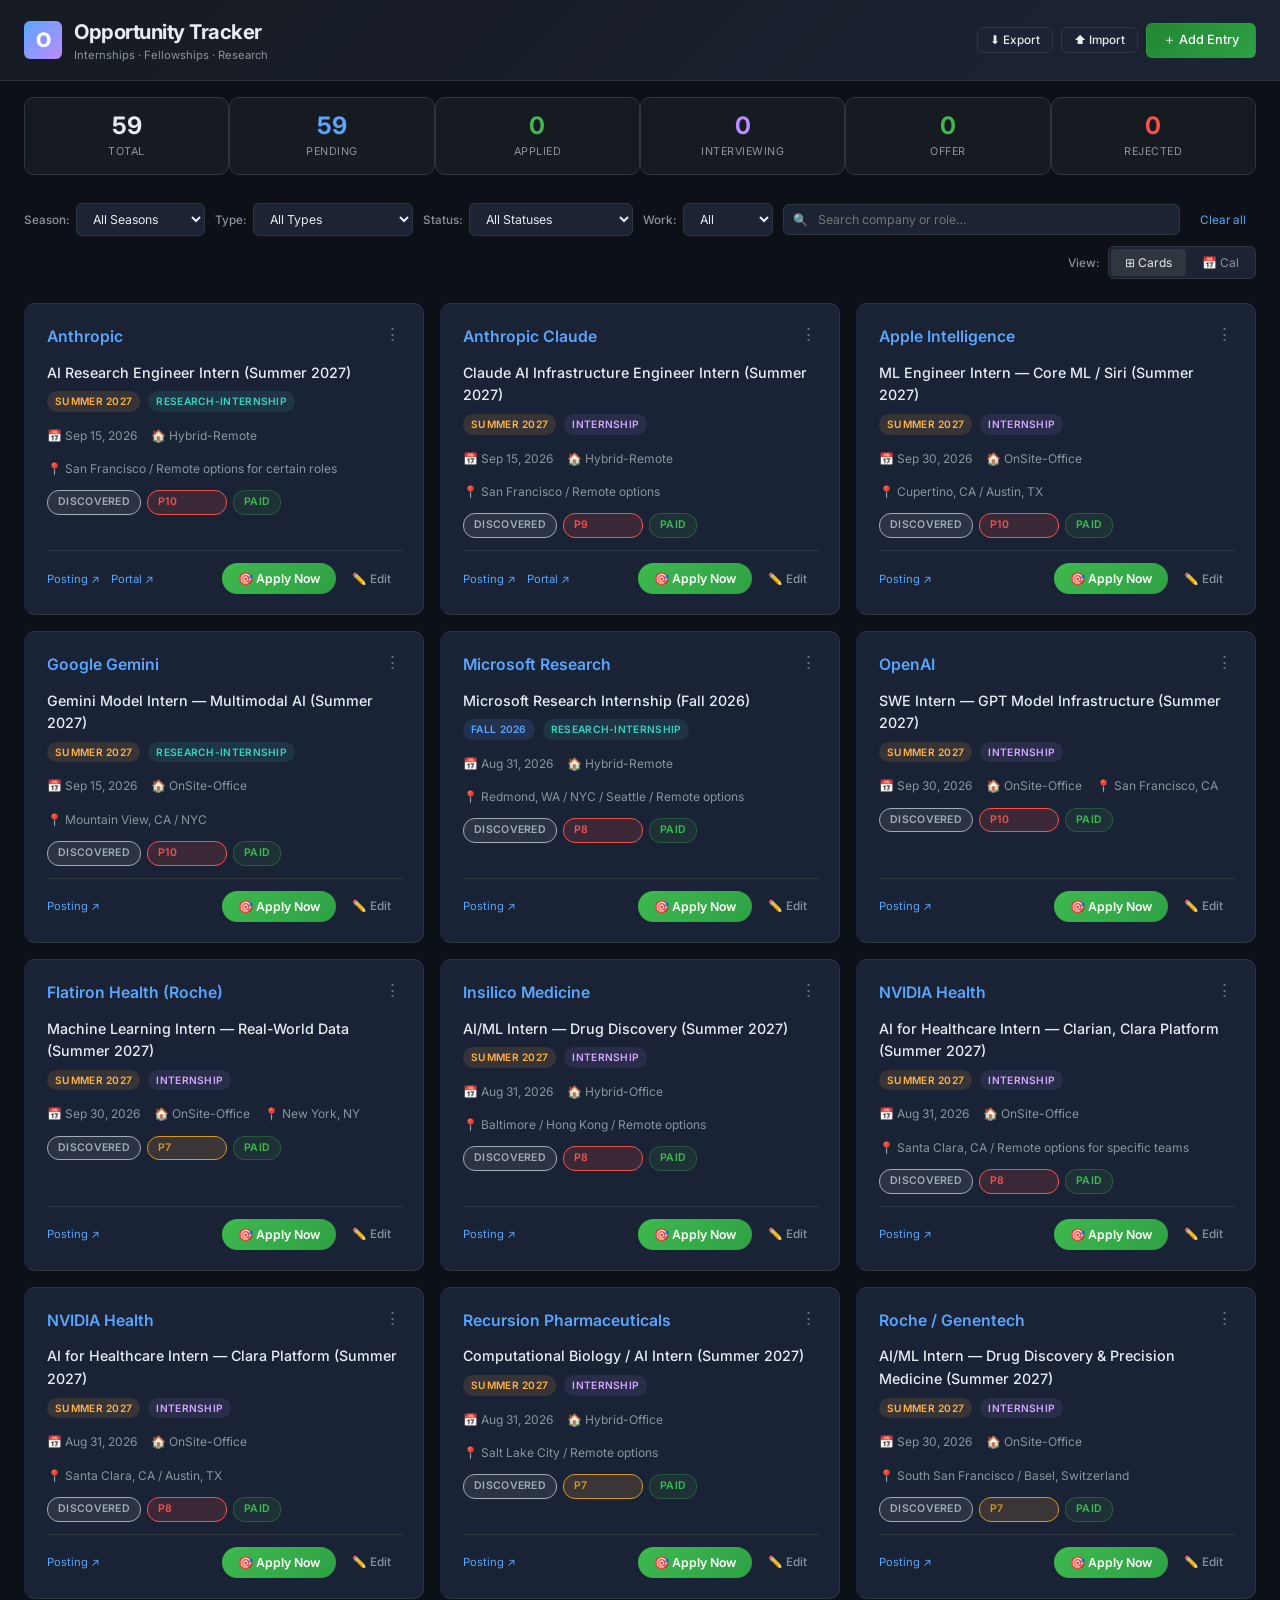
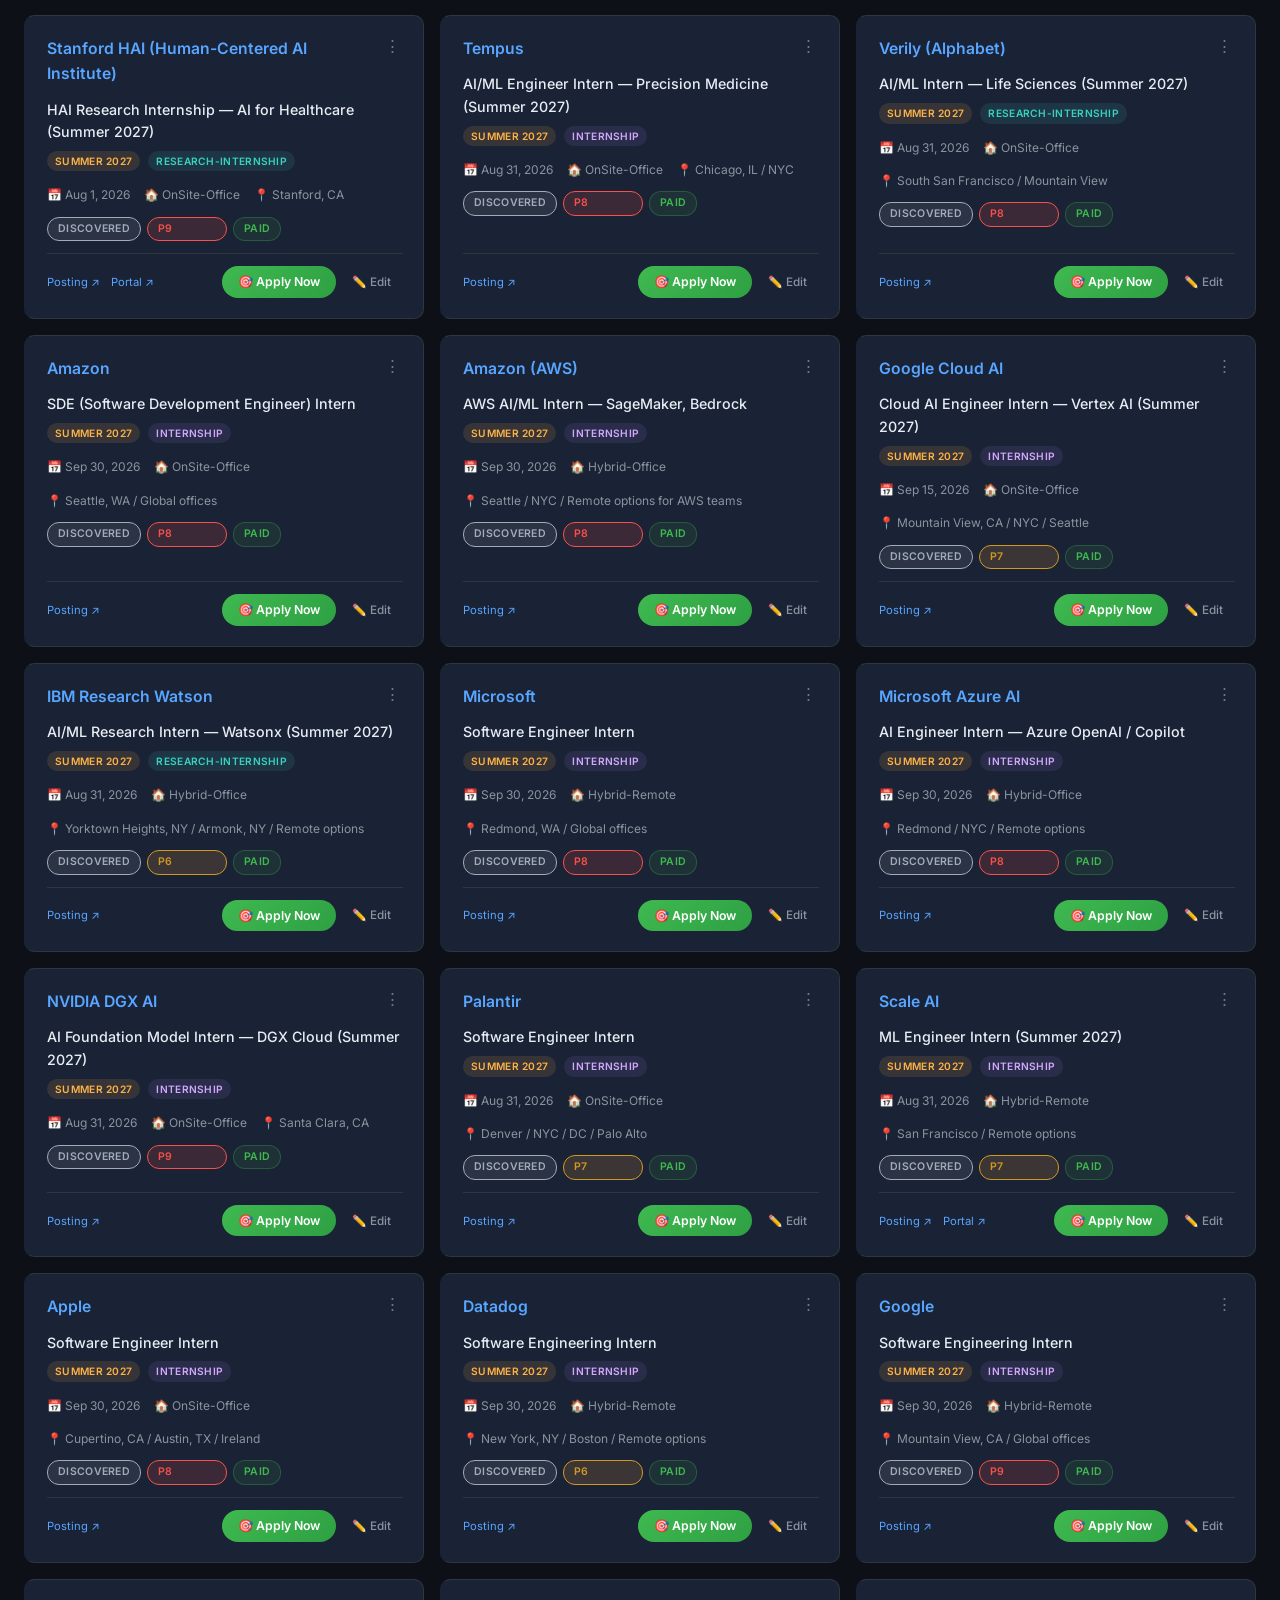
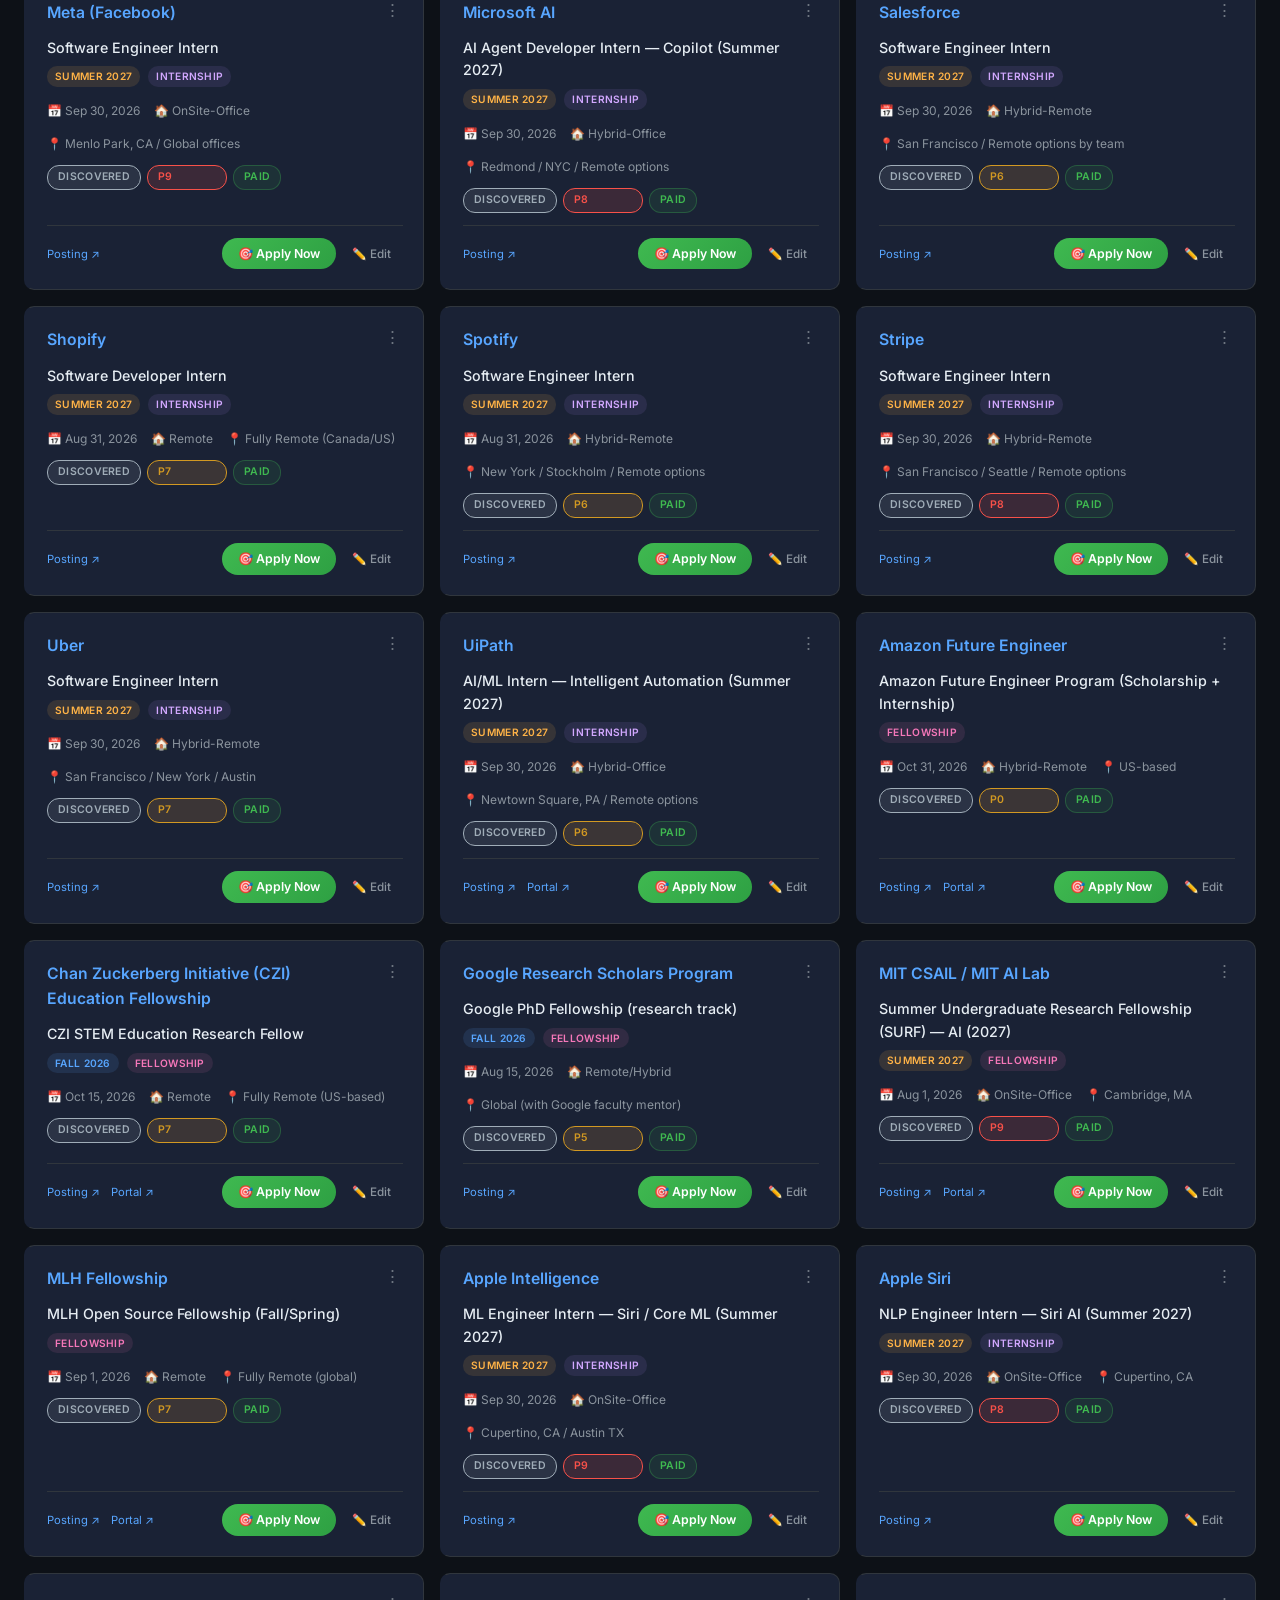
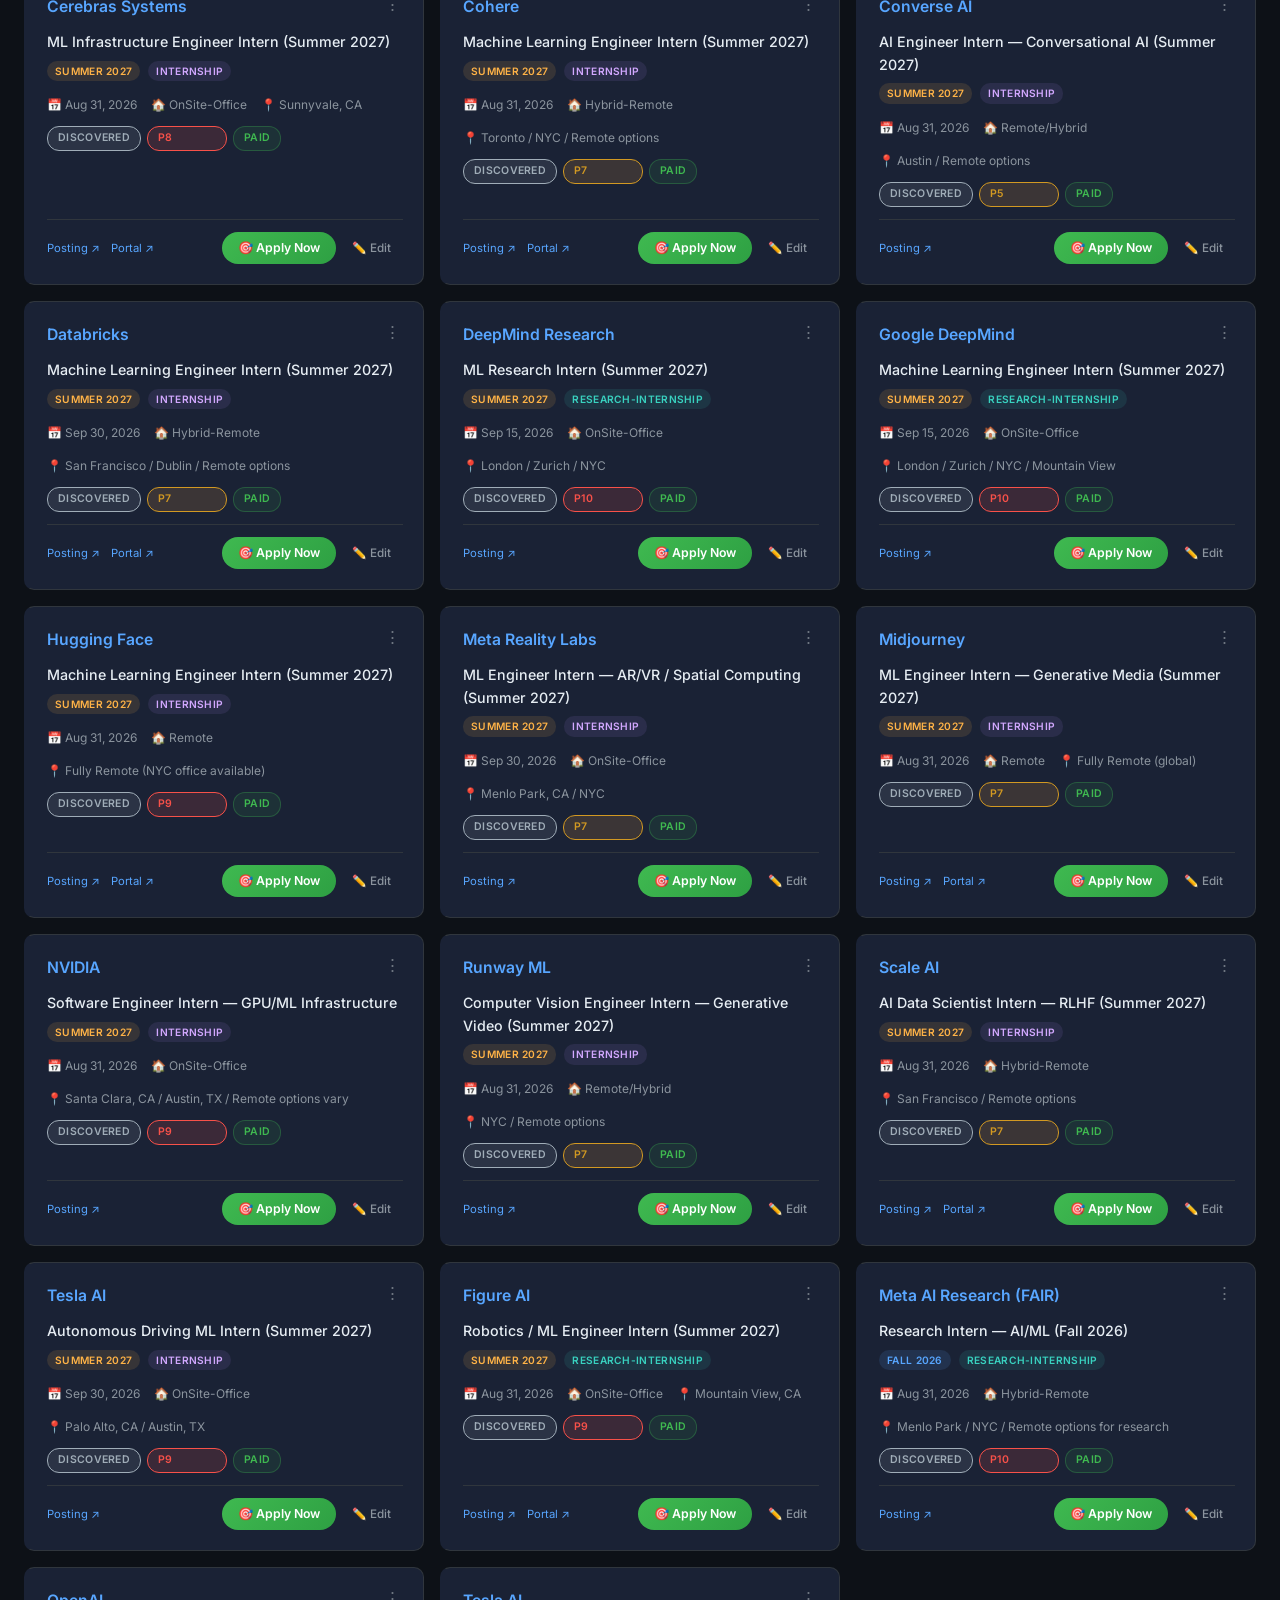
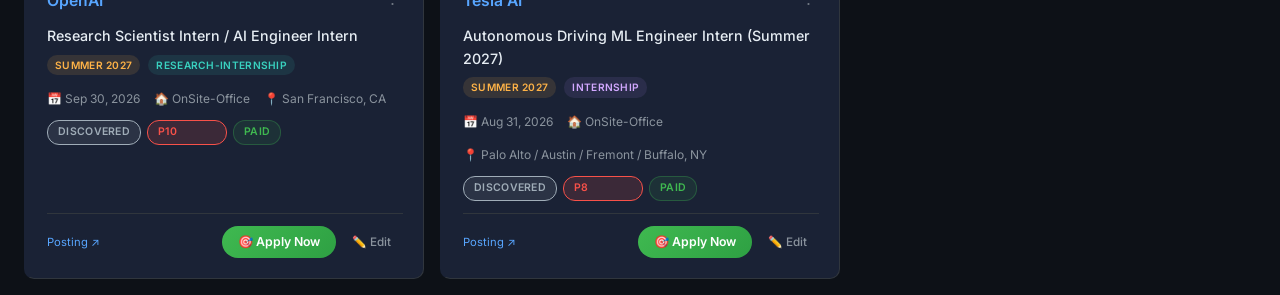
<file: internship-tracker/index.html>
<!DOCTYPE html>
<html lang="en">
<head>
<meta charset="UTF-8">
<meta name="viewport" content="width=device-width, initial-scale=1.0">
<title>Opportunity Tracker — Fellowship & Internship Dashboard</title>
<link rel="preconnect" href="https://fonts.googleapis.com">
<link rel="preconnect" href="https://fonts.gstatic.com" crossorigin>
<link href="https://fonts.googleapis.com/css2?family=Inter:wght@300;400;500;600;700;800&display=swap" rel="stylesheet">
<style>
/* ========== CSS RESET & VARIABLES ========== */
*, *::before, *::after { box-sizing: border-box; margin: 0; padding: 0; }
:root {
  --bg-primary: #0d1117;
  --bg-secondary: #161b22;
  --bg-tertiary: #1c2333;
  --bg-card: #1a2235;
  --bg-card-hover: #1e2a42;
  --bg-input: #0d1117;
  --border-color: #30363d;
  --border-focus: #58a6ff;
  --text-primary: #e6edf3;
  --text-secondary: #8b949e;
  --text-muted: #6e7681;
  --accent-blue: #58a6ff;
  --accent-purple: #bc8cff;
  --accent-green: #3fb950;
  --accent-orange: #d29922;
  --accent-red: #f85149;
  --accent-cyan: #39d2c0;
  --accent-pink: #f778ba;
  --accent-yellow: #e3b341;
  --accent-gray: #8b949e;
  --shadow-sm: 0 1px 3px rgba(0,0,0,0.3);
  --shadow-md: 0 4px 12px rgba(0,0,0,0.4);
  --shadow-lg: 0 8px 30px rgba(0,0,0,0.5);
  --radius-sm: 6px;
  --radius-md: 10px;
  --radius-lg: 16px;
  --transition: 0.2s ease;
}
html { font-size: 15px; scroll-behavior: smooth; }
body {
  font-family: 'Inter', -apple-system, BlinkMacSystemFont, sans-serif;
  background: var(--bg-primary);
  color: var(--text-primary);
  line-height: 1.6;
  min-height: 100vh;
}
a { color: var(--accent-blue); text-decoration: none; }
a:hover { text-decoration: underline; }
button, select, input, textarea {
  font-family: inherit; font-size: inherit;
}

/* ========== SCROLLBAR ========== */
::-webkit-scrollbar { width: 8px; height: 8px; }
::-webkit-scrollbar-track { background: var(--bg-primary); }
::-webkit-scrollbar-thumb { background: var(--border-color); border-radius: 4px; }
::-webkit-scrollbar-thumb:hover { background: var(--text-muted); }

/* ========== HEADER ========== */
.app-header {
  background: linear-gradient(135deg, var(--bg-secondary) 0%, var(--bg-tertiary) 100%);
  border-bottom: 1px solid var(--border-color);
  padding: 16px 24px;
  position: sticky; top: 0; z-index: 100;
  backdrop-filter: blur(12px);
}
.header-inner {
  max-width: 1440px; margin: 0 auto;
  display: flex; align-items: center; justify-content: space-between; gap: 16px; flex-wrap: wrap;
}
.logo-area { display: flex; align-items: center; gap: 12px; }
.logo-icon {
  width: 38px; height: 38px; border-radius: var(--radius-sm);
  background: linear-gradient(135deg, var(--accent-blue), var(--accent-purple));
  display: flex; align-items: center; justify-content: center;
  font-size: 20px; font-weight: 800; color: #fff;
}
.logo-text { font-size: 1.35rem; font-weight: 700; letter-spacing: -0.5px; }
.logo-sub { font-size: 0.75rem; color: var(--text-secondary); font-weight: 400; margin-top: -2px; }
.header-actions { display: flex; align-items: center; gap: 8px; flex-wrap: wrap; }

/* ========== BUTTONS ========== */
.btn {
  display: inline-flex; align-items: center; gap: 6px;
  padding: 8px 16px; border-radius: var(--radius-sm);
  font-weight: 500; font-size: 0.85rem;
  border: 1px solid transparent; cursor: pointer;
  transition: all var(--transition); white-space: nowrap;
}
.btn-primary {
  background: linear-gradient(135deg, #238636, #2ea043);
  color: #fff; border-color: rgba(46,160,67,0.4);
}
.btn-primary:hover { background: linear-gradient(135deg, #2ea043, #3fb950); }
.btn-secondary {
  background: var(--bg-tertiary); color: var(--text-primary); border-color: var(--border-color);
}
.btn-secondary:hover { background: var(--border-color); }
.btn-danger { background: rgba(248,81,73,0.12); color: var(--accent-red); border-color: rgba(248,81,73,0.3); }
.btn-danger:hover { background: rgba(248,81,73,0.22); }
.btn-ghost {
  background: transparent; color: var(--text-secondary); border: none; padding: 8px 10px;
}
.btn-ghost:hover { color: var(--text-primary); background: rgba(255,255,255,0.06); }
.btn-sm { padding: 5px 12px; font-size: 0.78rem; }
.btn-icon {
  width: 34px; height: 34px; padding: 0; display: inline-flex;
  align-items: center; justify-content: center; border-radius: var(--radius-sm);
  background: var(--bg-tertiary); color: var(--text-secondary); border: 1px solid var(--border-color);
  cursor: pointer; transition: all var(--transition); font-size: 1rem;
}
.btn-icon:hover { color: var(--text-primary); background: var(--border-color); }

/* ========== STATS BAR ========== */
.stats-bar {
  display: flex; gap: 0; overflow-x: auto; padding: 16px 24px;
  max-width: 1440px; margin: 0 auto;
}
.stat-card {
  flex: 1; min-width: 120px; padding: 14px 18px;
  background: var(--bg-secondary); border: 1px solid var(--border-color);
  border-radius: var(--radius-md); text-align: center;
  transition: all var(--transition); cursor: pointer;
}
.stat-card:hover { transform: translateY(-2px); box-shadow: var(--shadow-md); }
.stat-card.active { border-color: var(--accent-blue); box-shadow: 0 0 0 1px var(--accent-blue); }
.stat-count { font-size: 1.6rem; font-weight: 700; line-height: 1.2; }
.stat-label { font-size: 0.72rem; color: var(--text-secondary); text-transform: uppercase; letter-spacing: 0.5px; margin-top: 2px; }

/* Status badge colors */
.badge-discovered    { background: rgba(139,148,158,0.15); color: #a0adb8; border-color: rgba(139,148,158,0.3); }
.badge-saving        { background: rgba(188,140,255,0.12); color: #bc8cff; border-color: rgba(188,140,255,0.3); }
.badge-tailored-cv   { background: rgba(88,166,255,0.12); color: #79b8ff; border-color: rgba(88,166,255,0.3); }
.badge-applying      { background: rgba(243,162,65,0.12); color: #f0a040; border-color: rgba(243,162,65,0.3); }
.badge-applied       { background: rgba(88,166,255,0.12); color: var(--accent-blue); border-color: rgba(88,166,255,0.3); }
.badge-screened      { background: rgba(63,185,80,0.12); color: #56d364; border-color: rgba(63,185,80,0.3); }
.badge-oa-pending    { background: rgba(243,162,65,0.12); color: var(--accent-orange); border-color: rgba(243,162,65,0.3); }
.badge-oa-done       { background: rgba(57,210,192,0.12); color: var(--accent-cyan); border-color: rgba(57,210,192,0.3); }
.badge-interview     { background: rgba(88,166,255,0.12); color: #79b8ff; border-color: rgba(88,166,255,0.3); }
.badge-tech-int1     { background: rgba(188,140,255,0.12); color: var(--accent-purple); border-color: rgba(188,140,255,0.3); }
.badge-tech-int2     { background: rgba(188,140,255,0.12); color: #d2a8ff; border-color: rgba(188,140,255,0.3); }
.badge-superday      { background: rgba(247,120,186,0.12); color: var(--accent-pink); border-color: rgba(247,120,186,0.3); }
.badge-offer         { background: rgba(63,185,80,0.12); color: var(--accent-green); border-color: rgba(63,185,80,0.3); }
.badge-accepted      { background: rgba(46,160,67,0.15); color: #5ee05e; border-color: rgba(46,160,67,0.4); }
.badge-rejected      { background: rgba(248,81,73,0.12); color: var(--accent-red); border-color: rgba(248,81,73,0.3); }
.badge-waitlisted    { background: rgba(210,153,34,0.12); color: var(--accent-yellow); border-color: rgba(210,153,34,0.3); }
.badge-archived      { background: rgba(139,148,158,0.08); color: var(--text-muted); border-color: rgba(139,148,158,0.2); }

.priority-high   { background: rgba(248,81,73,0.15); color: #f85149; }
.priority-medium  { background: rgba(243,162,65,0.15); color: var(--accent-orange); }
.priority-low     { background: rgba(63,185,80,0.15); color: #3fb950; }

/* ========== FILTER BAR ========== */
.filter-bar {
  display: flex; gap: 10px; padding: 12px 24px 8px; max-width: 1440px; margin: 0 auto;
  flex-wrap: wrap; align-items: center;
}
.filter-group { display: flex; align-items: center; gap: 6px; }
.filter-label { font-size: 0.78rem; color: var(--text-secondary); font-weight: 500; white-space: nowrap; }
.filter-select, .filter-input {
  background: var(--bg-tertiary); color: var(--text-primary); border: 1px solid var(--border-color);
  padding: 7px 12px; border-radius: var(--radius-sm); font-size: 0.82rem; cursor: pointer;
  transition: border-color var(--transition); outline: none; min-width: 0;
}
.filter-select:focus, .filter-input:focus { border-color: var(--border-focus); box-shadow: 0 0 0 2px rgba(88,166,255,0.15); }
.filter-select option { background: var(--bg-secondary); color: var(--text-primary); }
.search-box {
  flex: 1; min-width: 200px; position: relative;
}
.search-box input {
  width: 100%; background: var(--bg-tertiary); color: var(--text-primary);
  border: 1px solid var(--border-color); padding: 7px 12px 7px 34px;
  border-radius: var(--radius-sm); font-size: 0.82rem; outline: none;
  transition: border-color var(--transition);
}
.search-box input:focus { border-color: var(--border-focus); box-shadow: 0 0 0 2px rgba(88,166,255,0.15); }
.search-box::before {
  content: '🔍'; position: absolute; left: 10px; top: 50%; transform: translateY(-50%);
  font-size: 0.8rem; pointer-events: none; z-index: 1;
}
.clear-filters {
  background: none; border: none; color: var(--accent-blue); cursor: pointer;
  font-size: 0.78rem; padding: 6px 10px; white-space: nowrap;
}
.clear-filters:hover { text-decoration: underline; }

/* ========== VIEW TOGGLE ========== */
.view-toggle {
  display: flex; gap: 2px; background: var(--bg-tertiary); border-radius: var(--radius-sm); padding: 2px;
  border: 1px solid var(--border-color);
}
.view-btn {
  padding: 6px 14px; border: none; background: transparent; color: var(--text-secondary);
  cursor: pointer; border-radius: 4px; font-size: 0.8rem; transition: all var(--transition);
}
.view-btn.active { background: var(--border-color); color: var(--text-primary); }
.view-btn:hover:not(.active) { color: var(--text-primary); }

/* ========== CARD GRID ========== */
.card-container {
  padding: 16px 24px; max-width: 1440px; margin: 0 auto;
}
.card-grid {
  display: grid; grid-template-columns: repeat(auto-fill, minmax(360px, 1fr)); gap: 16px;
}
.card {
  background: var(--bg-card); border: 1px solid var(--border-color);
  border-radius: var(--radius-md); padding: 20px; position: relative;
  transition: all var(--transition); display: flex; flex-direction: column;
}
.card:hover { background: var(--bg-card-hover); border-color: #484f58; transform: translateY(-2px); box-shadow: var(--shadow-md); }
.card-header { display: flex; justify-content: space-between; align-items: flex-start; gap: 10px; margin-bottom: 12px; }
.company-name { font-size: 1.05rem; font-weight: 600; color: var(--accent-blue); }
.card-menu-btn { background: none; border: none; color: var(--text-muted); cursor: pointer; font-size: 1.1rem; padding: 2px; line-height: 1; }
.card-menu-btn:hover { color: var(--text-primary); }
.role-title { font-size: 0.95rem; font-weight: 500; color: var(--text-primary); margin-bottom: 4px; }
.season-badge, .type-badge {
  display: inline-block; padding: 2px 8px; border-radius: 10px; font-size: 0.68rem; font-weight: 600;
  text-transform: uppercase; letter-spacing: 0.3px; margin-right: 4px; margin-bottom: 6px;
}
.season-summer { background: rgba(255,179,71,0.12); color: #ffb347; }
.season-fall   { background: rgba(88,166,255,0.12); color: var(--accent-blue); }
.season-spring  { background: rgba(63,185,80,0.12); color: #3fb950; }
.type-internship { background: rgba(188,140,255,0.1); color: #d2a8ff; }
.type-fellowship { background: rgba(247,120,186,0.1); color: var(--accent-pink); }
.type-research   { background: rgba(57,210,192,0.1); color: var(--accent-cyan); }
.card-meta { display: flex; gap: 14px; flex-wrap: wrap; margin-bottom: 12px; font-size: 0.8rem; color: var(--text-secondary); }
.meta-item { display: flex; align-items: center; gap: 4px; }
.card-badges { display: flex; gap: 6px; flex-wrap: wrap; margin-bottom: 12px; }
.status-badge, .priority-badge {
  padding: 3px 10px; border-radius: 12px; font-size: 0.7rem; font-weight: 600;
  text-transform: uppercase; letter-spacing: 0.3px; border: 1px solid;
}
.priority-badge { width: 80px; justify-content: center; }
.card-footer { margin-top: auto; padding-top: 12px; border-top: 1px solid var(--border-color); display: flex; justify-content: space-between; align-items: center; gap: 6px; flex-wrap: wrap; }
.card-actions { display: flex; gap: 4px; }
.card-links { font-size: 0.75rem; color: var(--text-muted); }
.card-links a { margin-right: 8px; color: var(--accent-blue); }
.apply-now-btn {
  display: inline-block; padding: 6px 16px;
  background: linear-gradient(135deg, #3fb950, #2ea043);
  color: white !important; border-radius: 20px; font-size: 0.82rem;
  font-weight: 600; text-decoration: none; cursor: pointer;
  transition: all var(--transition); border: none; white-space: nowrap;
}
.apply-now-btn:hover {
  background: linear-gradient(135deg, #5ee05e, #3fb950);
  transform: scale(1.05); box-shadow: 0 2px 8px rgba(63,185,80,0.4);
}
.deadline-urgent .card { border-color: #f85149; border-width: 2px; animation: pulse-urgent 2s infinite; }
@keyframes pulse-urgent {
  0%, 100% { box-shadow: 0 0 0 0 rgba(248,81,73,0.3); }
  50% { box-shadow: 0 0 0 6px rgba(248,81,73,0); }
}

/* ========== DROPDOWN MENU ========== */
.dropdown-menu {
  position: absolute; top: 100%; right: 0; background: var(--bg-secondary); border: 1px solid var(--border-color);
  border-radius: var(--radius-sm); box-shadow: var(--shadow-lg); z-index: 50; min-width: 140px; padding: 4px; display: none;
}
.dropdown-menu.show { display: block; }
.dropdown-item {
  display: flex; align-items: center; gap: 8px; width: 100%; padding: 8px 12px;
  background: none; border: none; color: var(--text-primary); cursor: pointer;
  font-size: 0.82rem; border-radius: 4px; text-align: left;
}
.dropdown-item:hover { background: rgba(255,255,255,0.06); }
.dropdown-divider { height: 1px; background: var(--border-color); margin: 4px 0; }

/* ========== CALENDAR VIEW ========== */
.calendar-container { padding: 16px 24px; max-width: 1440px; margin: 0 auto; display: none; }
.calendar-container.active { display: block; }
.calendar-header { display: flex; justify-content: space-between; align-items: center; margin-bottom: 16px; }
.calendar-grid {
  display: grid; grid-template-columns: repeat(7, 1fr); gap: 2px;
}
.calendar-day-name { text-align: center; font-size: 0.72rem; color: var(--text-muted); font-weight: 600; padding: 8px; text-transform: uppercase; }
.calendar-day {
  min-height: 90px; background: var(--bg-secondary); border: 1px solid transparent;
  padding: 6px; transition: all var(--transition);
}
.calendar-day:hover { border-color: var(--border-color); }
.calendar-day.today { background: rgba(88,166,255,0.08); border-color: var(--accent-blue); }
.calendar-day.other-month { opacity: 0.3; }
.day-number { font-size: 0.75rem; color: var(--text-secondary); margin-bottom: 4px; }
.deadline-item {
  padding: 2px 6px; border-radius: 3px; font-size: 0.65rem; margin-bottom: 2px;
  background: rgba(248,81,73,0.15); color: #f8a098; cursor: pointer; white-space: nowrap; overflow: hidden; text-overflow: ellipsis;
}
.deadline-item:hover { background: rgba(248,81,73,0.25); }

/* ========== MODAL ========== */
.modal-overlay {
  position: fixed; inset: 0; background: rgba(0,0,0,0.65); z-index: 1000;
  display: flex; align-items: center; justify-content: center; padding: 20px;
  opacity: 0; visibility: hidden; transition: all 0.25s ease;
}
.modal-overlay.show { opacity: 1; visibility: visible; }
.modal {
  background: var(--bg-secondary); border: 1px solid var(--border-color);
  border-radius: var(--radius-lg); width: 100%; max-width: 780px; max-height: 90vh;
  display: flex; flex-direction: column; box-shadow: var(--shadow-lg);
}
.modal-header {
  padding: 20px 24px; border-bottom: 1px solid var(--border-color);
  display: flex; justify-content: space-between; align-items: center; flex-shrink: 0;
}
.modal-title { font-size: 1.1rem; font-weight: 600; }
.modal-close { background: none; border: none; color: var(--text-secondary); cursor: pointer; font-size: 1.3rem; padding: 4px; line-height: 1; }
.modal-close:hover { color: var(--accent-red); }
.modal-body { padding: 20px 24px; overflow-y: auto; flex: 1; }
.modal-footer {
  padding: 16px 24px; border-top: 1px solid var(--border-color);
  display: flex; justify-content: flex-end; gap: 8px; flex-shrink: 0;
}
.form-section { margin-bottom: 20px; }
.form-section-title { font-size: 0.78rem; font-weight: 600; color: var(--text-muted); text-transform: uppercase; letter-spacing: 0.8px; margin-bottom: 10px; padding-bottom: 4px; border-bottom: 1px solid var(--border-color); }
.form-row { display: flex; gap: 12px; margin-bottom: 12px; flex-wrap: wrap; }
.form-group { display: flex; flex-direction: column; flex: 1; min-width: 0; }
.form-group.half { flex: 0.5; min-width: 160px; }
.form-group.full { flex: 1; }
.form-label { font-size: 0.75rem; color: var(--text-secondary); margin-bottom: 4px; font-weight: 500; }
.form-input, .form-select, .form-textarea {
  background: var(--bg-input); color: var(--text-primary); border: 1px solid var(--border-color);
  padding: 9px 12px; border-radius: var(--radius-sm); font-size: 0.85rem; outline: none;
  transition: border-color var(--transition); width: 100%;
}
.form-input:focus, .form-select:focus, .form-textarea:focus { border-color: var(--border-focus); box-shadow: 0 0 0 2px rgba(88,166,255,0.12); }
.form-textarea { resize: vertical; min-height: 70px; }
.form-select option { background: var(--bg-secondary); }
.checkbox-label { display: flex; align-items: center; gap: 8px; cursor: pointer; font-size: 0.85rem; color: var(--text-primary); }
.checkbox-input { width: 16px; height: 16px; accent-color: var(--accent-green); cursor: pointer; }

/* Array inputs */
.array-list { display: flex; flex-direction: column; gap: 6px; margin-top: 4px; }
.array-item { display: flex; gap: 6px; align-items: center; }
.array-item .form-input { flex: 1; }
.array-remove {
  background: none; border: none; color: var(--accent-red); cursor: pointer;
  font-size: 1rem; padding: 4px 6px; flex-shrink: 0; opacity: 0.6;
}
.array-remove:hover { opacity: 1; }
.array-add-btn { background: none; border: 1px dashed var(--border-color); color: var(--text-secondary); cursor: pointer; font-size: 0.78rem; padding: 5px 10px; border-radius: var(--radius-sm); width: 100%; text-align: center; margin-top: 4px; }
.array-add-btn:hover { border-color: var(--accent-blue); color: var(--accent-blue); }

/* Sub-object cards */
.sub-object-card {
  background: var(--bg-tertiary); border: 1px solid var(--border-color); border-radius: var(--radius-sm); padding: 14px; margin-bottom: 8px;
}
.sub-object-header { display: flex; justify-content: space-between; align-items: center; margin-bottom: 8px; }
.sub-object-title { font-size: 0.75rem; font-weight: 600; color: var(--accent-blue); }
.sub-object-remove { background: none; border: none; color: var(--accent-red); cursor: pointer; font-size: 0.9rem; }

/* ========== EMPTY STATE ========== */
.empty-state {
  text-align: center; padding: 60px 24px; color: var(--text-secondary);
}
.empty-icon { font-size: 3rem; margin-bottom: 12px; opacity: 0.5; }
.empty-title { font-size: 1.1rem; font-weight: 600; margin-bottom: 6px; color: var(--text-primary); }
.empty-desc { font-size: 0.85rem; max-width: 360px; margin: 0 auto; }

/* ========== TOAST ========== */
.toast-container { position: fixed; bottom: 24px; right: 24px; z-index: 2000; display: flex; flex-direction: column; gap: 8px; }
.toast {
  background: var(--bg-secondary); border: 1px solid var(--border-color); border-radius: var(--radius-md);
  padding: 12px 18px; box-shadow: var(--shadow-lg); font-size: 0.85rem; color: var(--text-primary);
  animation: toastIn 0.3s ease, toastOut 0.3s ease 2.7s forwards; max-width: 340px;
}
.toast.success { border-left: 3px solid var(--accent-green); }
.toast.error { border-left: 3px solid var(--accent-red); }
@keyframes toastIn { from { opacity: 0; transform: translateY(20px); } to { opacity: 1; transform: translateY(0); } }
@keyframes toastOut { from { opacity: 1; } to { opacity: 0; transform: translateY(-10px); } }

/* ========== TABS (in modal) ========== */
.modal-tabs { display: flex; gap: 0; border-bottom: 1px solid var(--border-color); margin-bottom: 16px; flex-wrap: wrap; }
.modal-tab {
  padding: 8px 16px; background: none; border: none; color: var(--text-secondary); cursor: pointer;
  font-size: 0.8rem; font-weight: 500; border-bottom: 2px solid transparent; transition: all var(--transition);
}
.modal-tab.active { color: var(--accent-blue); border-bottom-color: var(--accent-blue); }
.modal-tab:hover:not(.active) { color: var(--text-primary); }
.tab-content { display: none; }
.tab-content.active { display: block; }

/* ========== RESPONSIVE ========== */
@media (max-width: 768px) {
  .app-header { padding: 12px 16px; }
  .stats-bar { padding: 12px 16px; gap: 0; }
  .filter-bar { padding: 10px 16px; gap: 8px; }
  .card-container, .calendar-container { padding: 12px 16px; }
  .card-grid { grid-template-columns: 1fr; }
  .stat-card { min-width: 90px; padding: 10px 12px; }
  .stat-count { font-size: 1.3rem; }
  .form-row { flex-direction: column; gap: 8px; }
  .form-group.half { min-width: 100%; }
  .modal { max-width: 100%; margin: 10px; }
  .header-inner { flex-direction: column; align-items: flex-start; }
}

/* ========== HIDDEN FILE INPUT ========== */
.hidden-input { display: none; }

/* ========== URGENT DEADLINE FLASH ========== */.card.deadline-urgent .card-header { animation: pulse-red 2s ease-in-out infinite; }
@keyframes pulse-red {
  0%, 100% { border-left-color: transparent; }
  50% { border-left-color: var(--accent-red); }
}
.card { border-left: 3px solid transparent; transition: all var(--transition); }
</style>
</head>
<body>

<!-- HEADER -->
<header class="app-header">
  <div class="header-inner">
    <div class="logo-area">
      <div class="logo-icon">O</div>
      <div>
        <div class="logo-text">Opportunity Tracker</div>
        <div class="logo-sub">Internships · Fellowships · Research</div>
      </div>
    </div>
    <div class="header-actions">
      <button class="btn btn-secondary btn-sm" id="btn-export" title="Export data as JSON">⬇ Export</button>
      <button class="btn btn-secondary btn-sm" id="btn-import" title="Import JSON data">⬆ Import</button>
      <input type="file" id="import-input" accept=".json" class="hidden-input">
      <button class="btn btn-primary" id="btn-add">＋ Add Entry</button>
    </div>
  </div>
</header>

<!-- STATS BAR -->
<div class="stats-bar" id="stats-bar"></div>

<!-- FILTER BAR -->
<div class="filter-bar">
  <div class="filter-group">
    <span class="filter-label">Season:</span>
    <select class="filter-select" id="filter-season">
      <option value="">All Seasons</option>
      <option value="Summer 2027">Summer 2027</option>
      <option value="Fall 2026">Fall 2026</option>
      <option value="Spring 2027">Spring 2027</option>
    </select>
  </div>
  <div class="filter-group">
    <span class="filter-label">Type:</span>
    <select class="filter-select" id="filter-type">
      <option value="">All Types</option>
      <option value="Internship">Internship</option>
      <option value="Fellowship">Fellowship</option>
      <option value="Research-Internship">Research Internship</option>
    </select>
  </div>
  <div class="filter-group">
    <span class="filter-label">Status:</span>
    <select class="filter-select" id="filter-status">
      <option value="">All Statuses</option>
      <option value="Discovered">Discovered</option>
      <option value="Saving">Saving</option>
      <option value="Tailored-CV">Tailored CV</option>
      <option value="Applying">Applying</option>
      <option value="Applied">Applied</option>
      <option value="Screened">Screened</option>
      <option value="OA-Pending">OA Pending</option>
      <option value="OA-Done">OA Done</option>
      <option value="Interview-Scheduled">Interview Scheduled</option>
      <option value="Tech-Int1">Tech Int 1</option>
      <option value="Tech-Int2">Tech Int 2</option>
      <option value="Superday">Superday</option>
      <option value="Offer">Offer</option>
      <option value="Accepted">Accepted</option>
      <option value="Rejected">Rejected</option>
      <option value="Waitlisted">Waitlisted</option>
      <option value="Archived">Archived</option>
    </select>
  </div>
  <div class="filter-group">
    <span class="filter-label">Work:</span>
    <select class="filter-select" id="filter-work-model">
      <option value="">All</option>
      <option value="Remote">Remote</option>
      <option value="Hybrid">Hybrid</option>
      <option value="Onsite">Onsite</option>
    </select>
  </div>
  <div class="filter-group search-box">
    <input type="text" id="filter-search" placeholder="Search company or role…">
  </div>
  <button class="clear-filters" id="btn-clear-filters">Clear all</button>
  <div style="margin-left:auto; display:flex; align-items:center; gap:8px;">
    <span class="filter-label">View:</span>
    <div class="view-toggle">
      <button class="view-btn active" data-view="cards">⊞ Cards</button>
      <button class="view-btn" data-view="calendar">📅 Cal</button>
    </div>
  </div>
</div>

<!-- CARD GRID -->
<div class="card-container" id="view-cards">
  <div class="card-grid" id="card-grid"></div>
</div>

<!-- CALENDAR VIEW -->
<div class="calendar-container" id="view-calendar">
  <div class="calendar-header">
    <button class="btn btn-ghost" id="cal-prev">◀ Prev</button>
    <h3 id="cal-month-year" style="font-size:1.05rem;"></h3>
    <button class="btn btn-ghost" id="cal-next">Next ▶</button>
  </div>
  <div class="calendar-grid" id="cal-grid"></div>
</div>

<!-- MODAL -->
<div class="modal-overlay" id="modal-overlay">
  <div class="modal" id="entry-modal">
    <div class="modal-header">
      <h2 class="modal-title" id="modal-title">Add Entry</h2>
      <button class="modal-close" id="modal-close">✕</button>
    </div>
    <div class="modal-body">
      <div class="modal-tabs">
        <button class="modal-tab active" data-tab="basic">Basic Info</button>
        <button class="modal-tab" data-tab="details">Details</button>
        <button class="modal-tab" data-tab="projects">Projects</button>
      </div>

      <!-- BASIC TAB -->
      <div class="tab-content active" id="tab-basic">
        <div class="form-row">
          <div class="form-group half">
            <label class="form-label">Company *</label>
            <input type="text" class="form-input" id="f-company" required>
          </div>
          <div class="form-group half">
            <label class="form-label">Role Title *</label>
            <input type="text" class="form-input" id="f-role-title" required>
          </div>
        </div>
        <div class="form-row">
          <div class="form-group half">
            <label class="form-label">Season</label>
            <select class="form-select" id="f-season">
              <option value="">— select —</option>
              <option value="Summer 2027">Summer 2027</option>
              <option value="Fall 2026">Fall 2026</option>
              <option value="Spring 2027">Spring 2027</option>
            </select>
          </div>
          <div class="form-group half">
            <label class="form-label">Opportunity Type</label>
            <select class="form-select" id="f-opportunity-type">
              <option value="">— select —</option>
              <option value="Internship">Internship</option>
              <option value="Fellowship">Fellowship</option>
              <option value="Research-Internship">Research Internship</option>
            </select>
          </div>
        </div>
        <div class="form-row">
          <div class="form-group half">
            <label class="form-label">Status</label>
            <select class="form-select" id="f-status">
              <option value="Discovered">Discovered</option>
              <option value="Saving">Saving</option>
              <option value="Tailored-CV">Tailored CV</option>
              <option value="Applying">Applying</option>
              <option value="Applied">Applied</option>
              <option value="Screened">Screened</option>
              <option value="OA-Pending">OA Pending</option>
              <option value="OA-Done">OA Done</option>
              <option value="Interview-Scheduled">Interview Scheduled</option>
              <option value="Tech-Int1">Tech Int 1</option>
              <option value="Tech-Int2">Tech Int 2</option>
              <option value="Superday">Superday</option>
              <option value="Offer">Offer</option>
              <option value="Accepted">Accepted</option>
              <option value="Rejected">Rejected</option>
              <option value="Waitlisted">Waitlisted</option>
              <option value="Archived">Archived</option>
            </select>
          </div>
          <div class="form-group half">
            <label class="form-label">Work Model</label>
            <select class="form-select" id="f-work-model">
              <option value="">— select —</option>
              <option value="Remote">Remote</option>
              <option value="Hybrid">Hybrid</option>
              <option value="Onsite">Onsite</option>
            </select>
          </div>
        </div>
        <div class="form-row">
          <div class="form-group half">
            <label class="form-label">Deadline</label>
            <input type="date" class="form-input" id="f-deadline">
          </div>
          <div class="form-group half">
            <label class="form-label">Priority Score (1-10)</label>
            <input type="number" class="form-input" id="f-priority-score" min="1" max="10" value="5">
          </div>
        </div>
      </div>

      <!-- DETAILS TAB -->
      <div class="tab-content" id="tab-details">
        <div class="form-section-title">Links</div>
        <div class="form-row">
          <div class="form-group full">
            <label class="form-label">Posting Link</label>
            <input type="url" class="form-input" id="f-posting-link" placeholder="https://…">
          </div>
        </div>
        <div class="form-row">
          <div class="form-group half">
            <label class="form-label">Application Link</label>
            <input type="url" class="form-input" id="f-application-link" placeholder="https://…">
          </div>
          <div class="form-group half">
            <label class="form-label">Director Link</label>
            <input type="url" class="form-input" id="f-director-link" placeholder="https://…">
          </div>
        </div>
        <div class="form-section-title" style="margin-top:18px;">Details</div>
        <div class="form-row">
          <div class="form-group half">
            <label class="form-label">Location</label>
            <input type="text" class="form-input" id="f-location">
          </div>
          <div class="form-group half">
            <label class="form-label">Team Name</label>
            <input type="text" class="form-input" id="f-team-name">
          </div>
        </div>
        <div class="form-row">
          <div class="form-group">
            <label class="checkbox-label">
              <input type="checkbox" class="checkbox-input" id="f-is-paid"> Paid Opportunity
            </label>
          </div>
        </div>
        <div class="form-row">
          <div class="form-group full">
            <label class="form-label">Compensation Note</label>
            <input type="text" class="form-input" id="f-compensation-note">
          </div>
        </div>
        <div class="form-row">
          <div class="form-group full">
            <label class="form-label">Role Summary</label>
            <textarea class="form-textarea" id="f-role-summary" rows="3"></textarea>
          </div>
        </div>
        <div class="form-row">
          <div class="form-group full">
            <label class="form-label">Cover Letter Hook</label>
            <input type="text" class="form-input" id="f-cover-letter-hook">
          </div>
        </div>
        <div class="form-section-title" style="margin-top:18px;">Key Requirements</div>
        <div class="array-list" id="requirements-list"></div>
        <button class="array-add-btn" onclick="addArrayItem('requirements-list','Req')">+ Add Requirement</button>
        <div class="form-section-title" style="margin-top:18px;">Nice-to-Haves</div>
        <div class="array-list" id="nice-haves-list"></div>
        <button class="array-add-btn" onclick="addArrayItem('nice-haves-list','Nice')">+ Add Nice-to-have</button>
      </div>

      <!-- PROJECTS TAB -->
      <div class="tab-content" id="tab-projects">
        <div class="form-section-title">Suggested Projects for This Opportunity</div>
        <div id="suggested-projects-list"></div>
        <button class="array-add-btn" onclick="addSuggestedProject()">+ Add Suggested Project</button>
        <div class="form-section-title" style="margin-top:18px;">Existing Projects Match</div>
        <div id="existing-projects-match-list"></div>
        <button class="array-add-btn" onclick="addExistingMatch()">+ Add Existing Match</button>
        <div class="form-section-title" style="margin-top:18px; padding-top:12px; border-top:1px solid var(--border-color);">Notes</div>
        <div class="form-row">
          <div class="form-group full">
            <textarea class="form-textarea" id="f-personal-note" rows="3" placeholder="Personal notes, thoughts…"></textarea>
          </div>
        </div>
        <div class="form-row">
          <div class="form-group full">
            <textarea class="form-textarea" id="f-notes" rows="3" placeholder="General notes…"></textarea>
          </div>
        </div>
      </div>
    </div>
    <div class="modal-footer">
      <button class="btn btn-danger" id="btn-delete" style="display:none; margin-right:auto;">Delete</button>
      <button class="btn btn-secondary" id="btn-cancel">Cancel</button>
      <button class="btn btn-primary" id="btn-save">Save Entry</button>
    </div>
  </div>
</div>

<!-- TOAST CONTAINER -->
<div class="toast-container" id="toast-container"></div>

<script src="app.js"></script>
</body>
</html>
</file>
